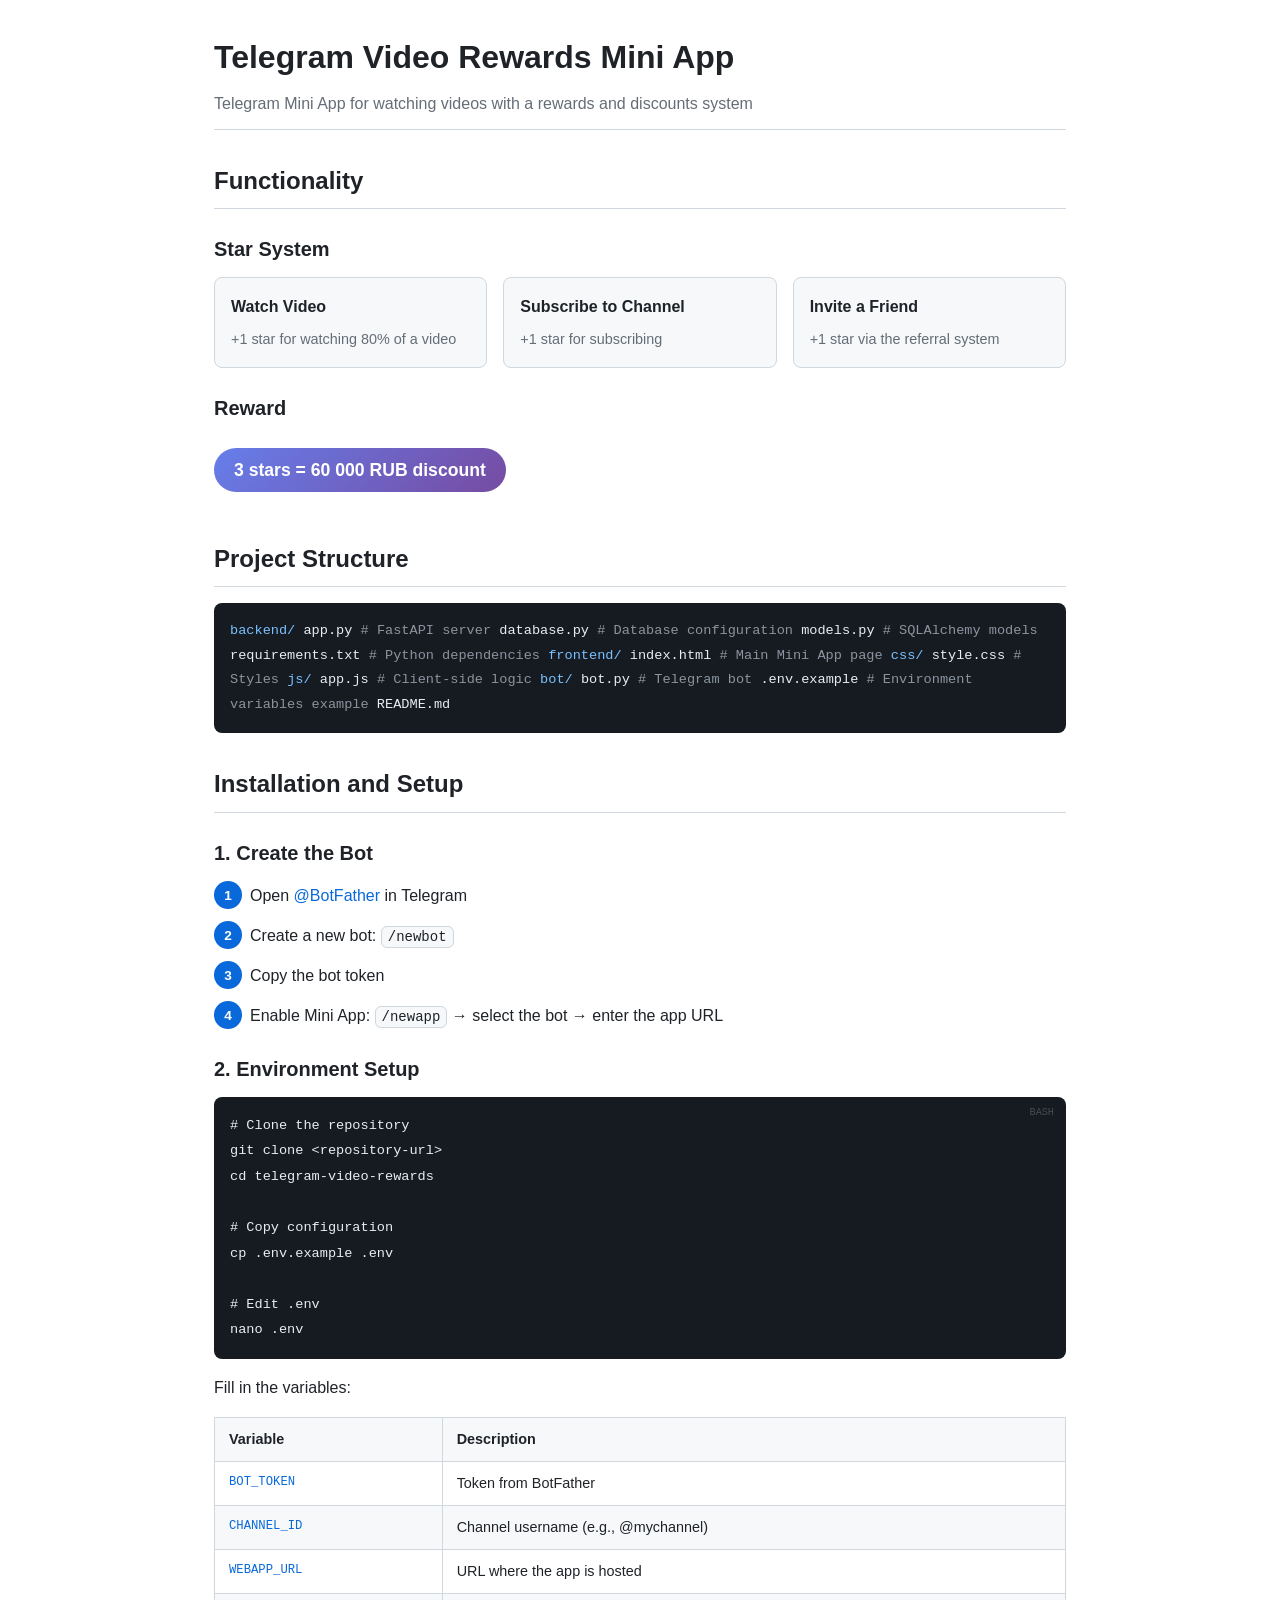
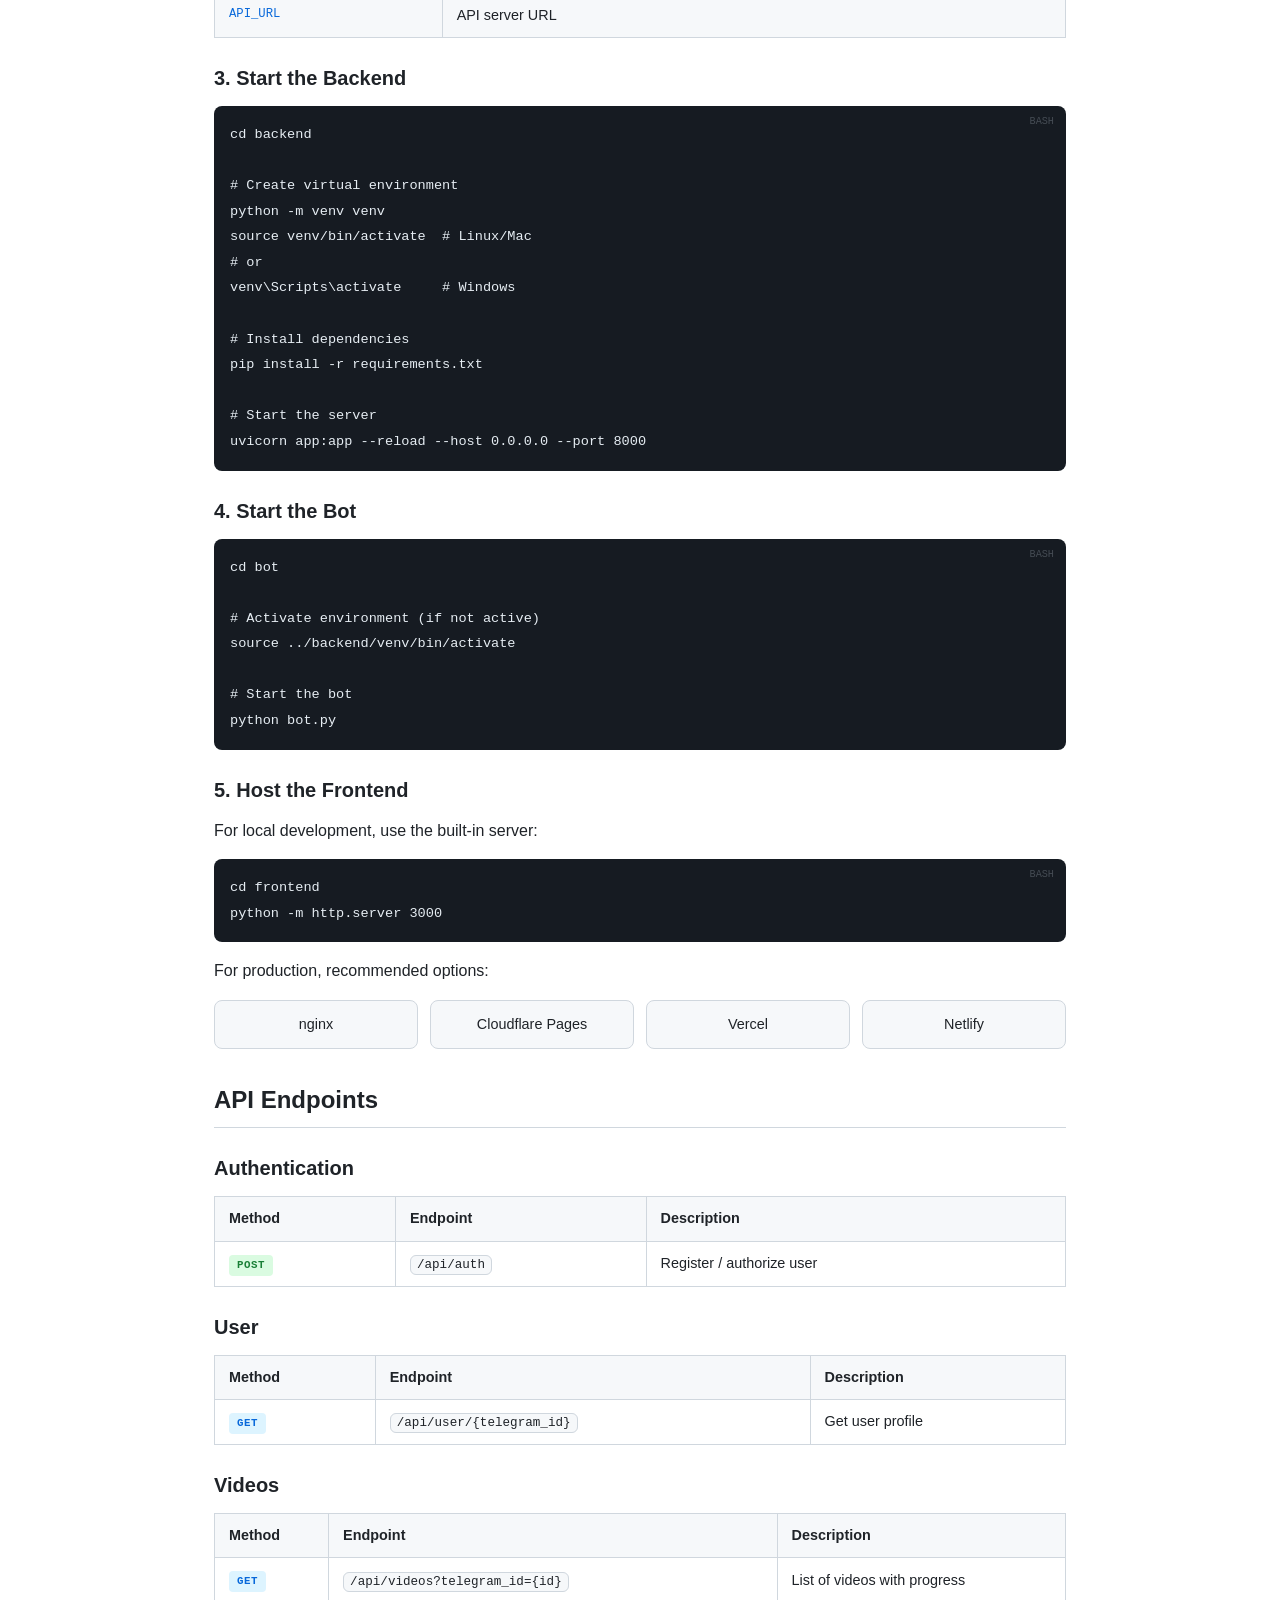
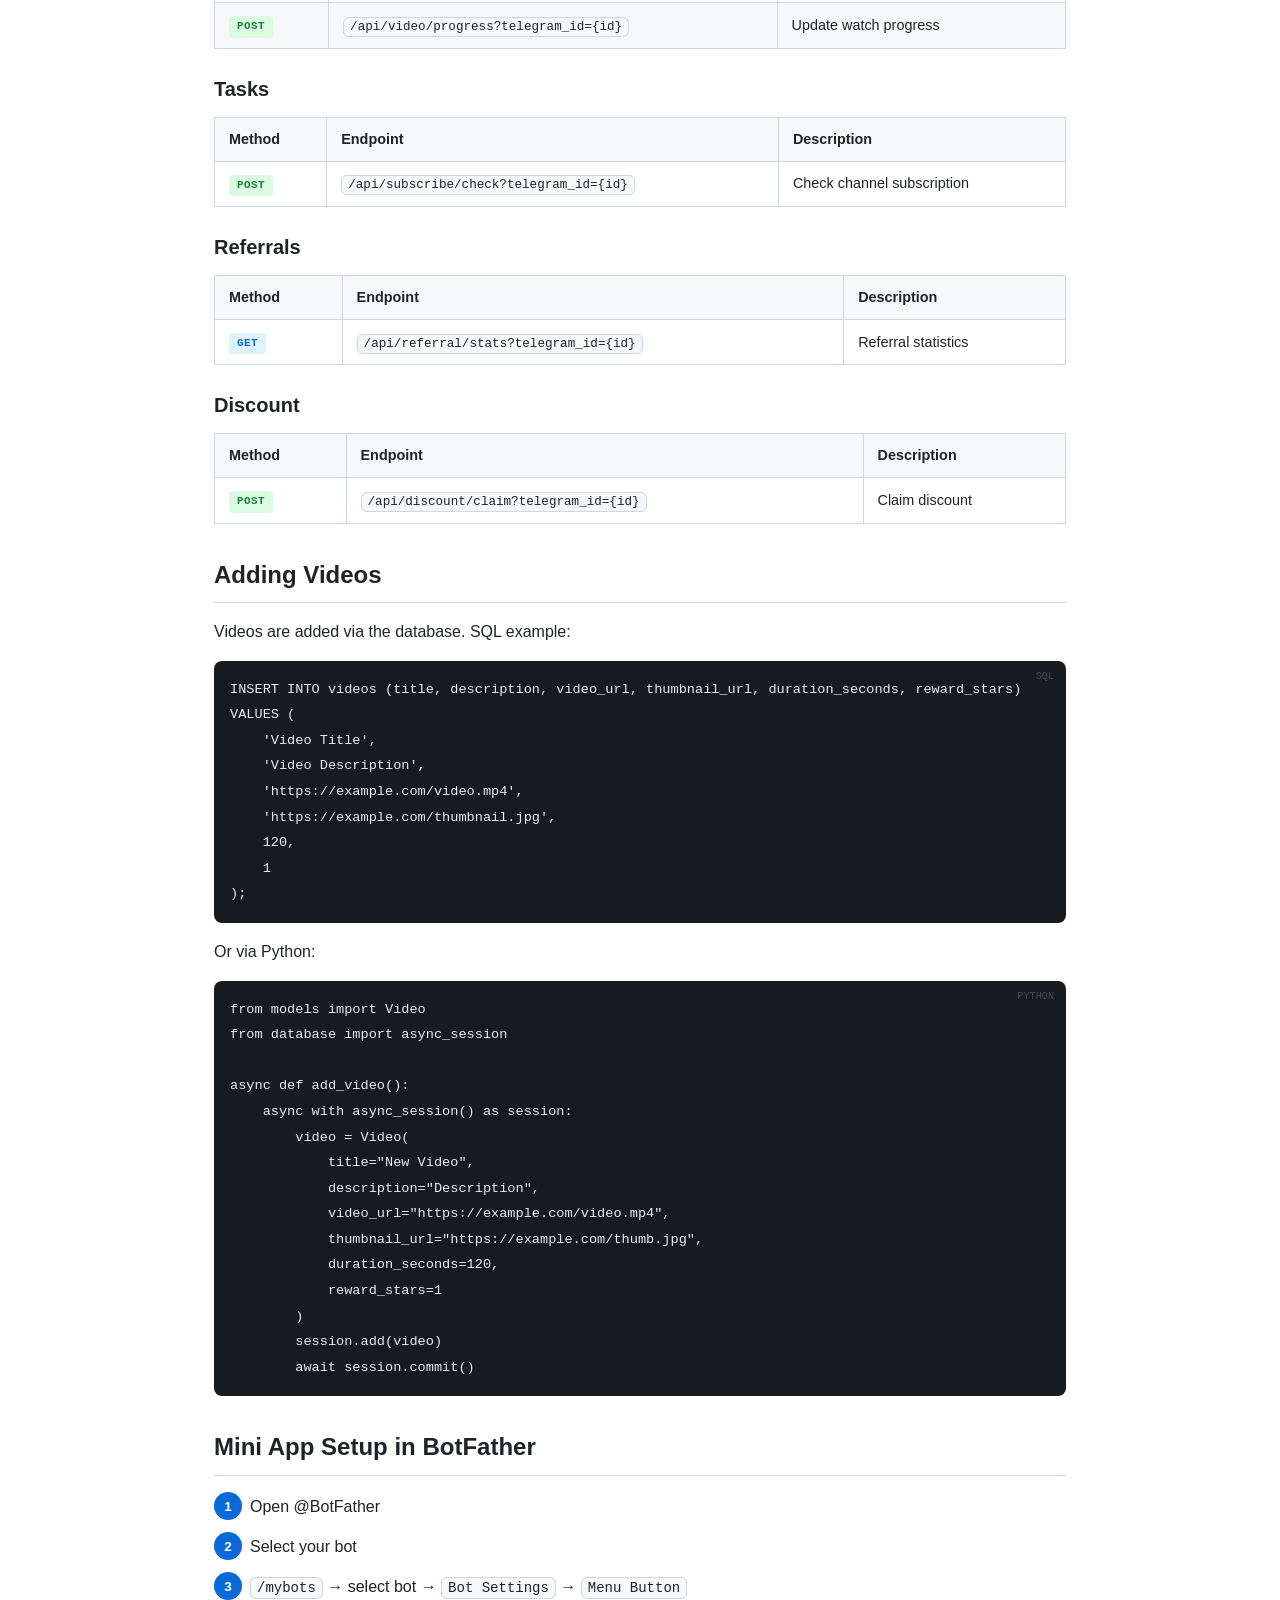
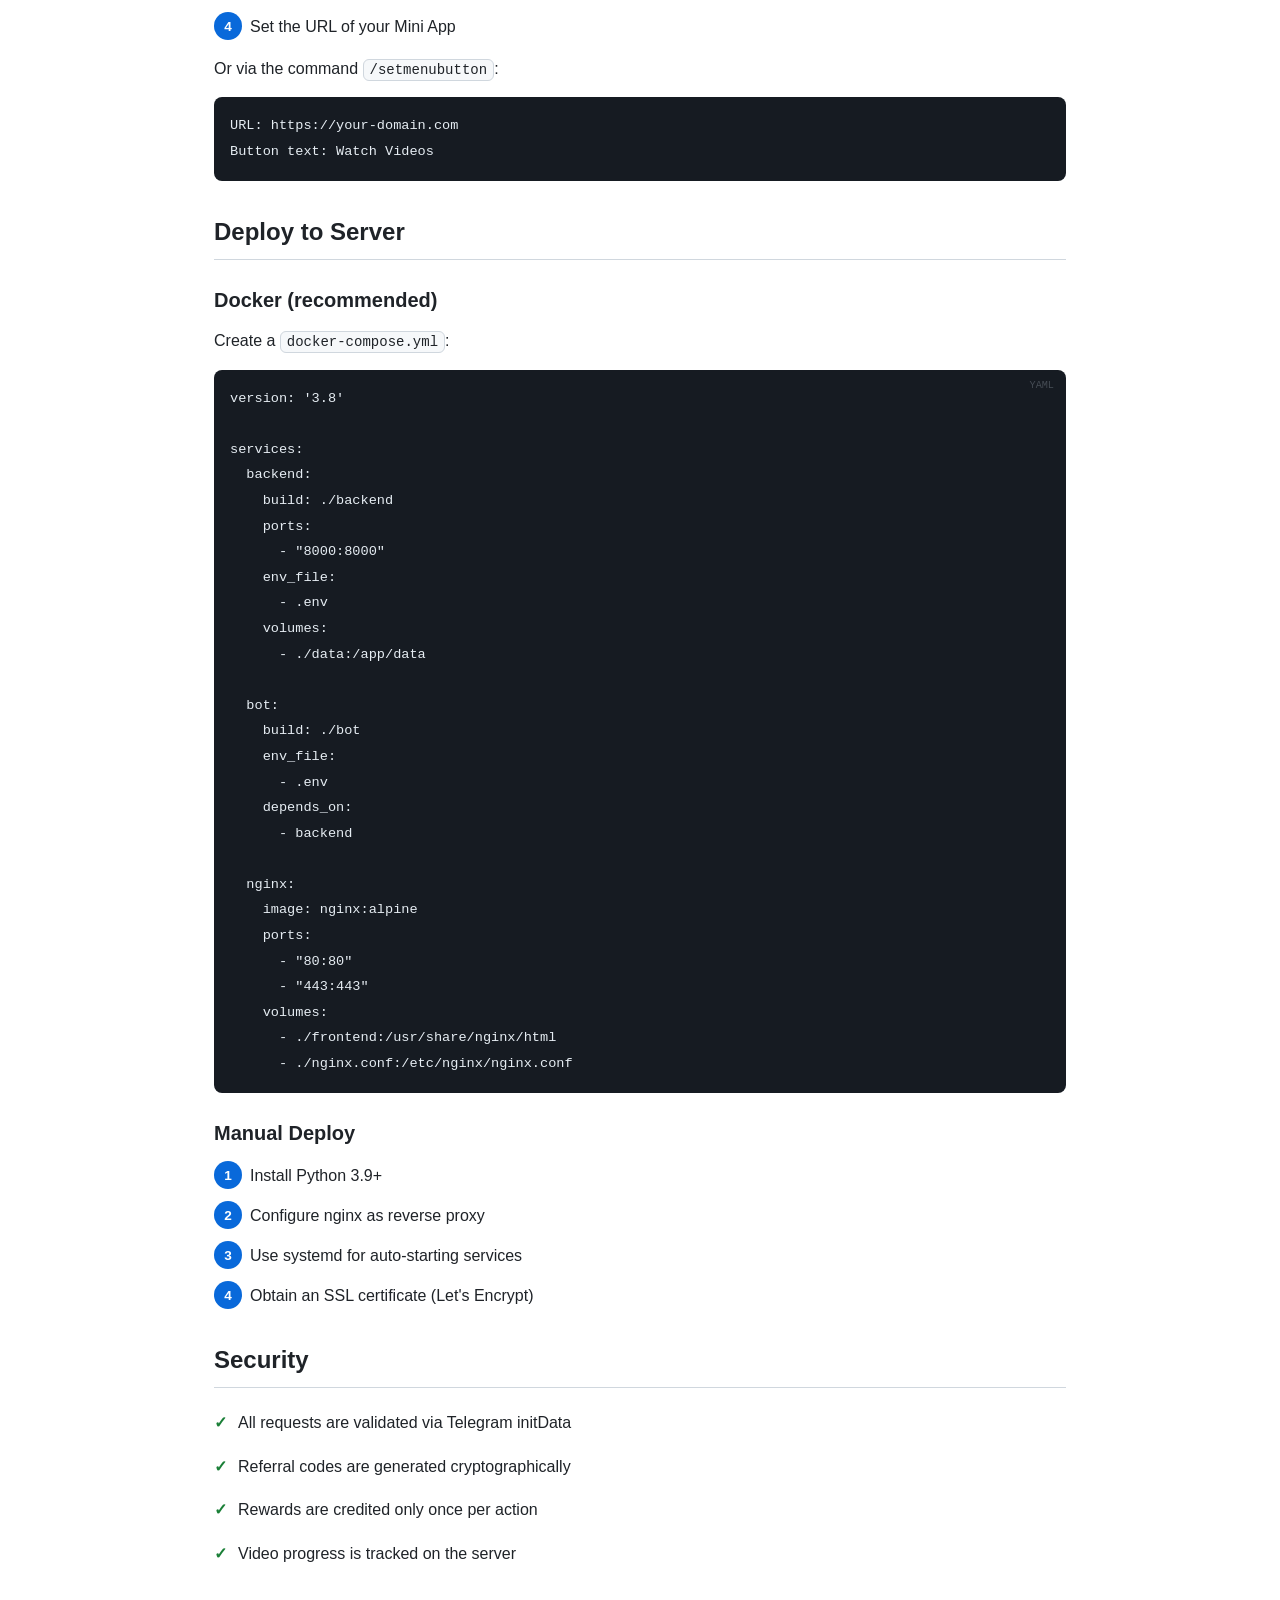
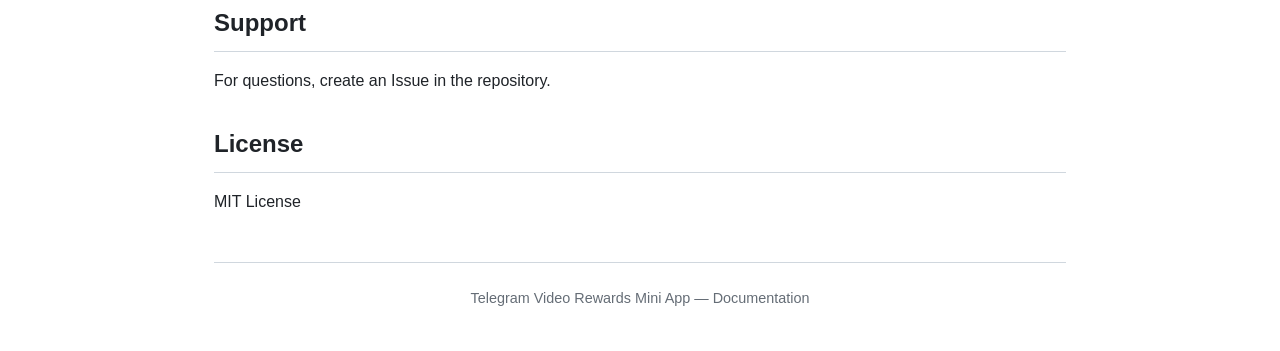
<file: README.html>
<!DOCTYPE html>
<html lang="ru">
<head>
    <meta charset="UTF-8">
    <meta name="viewport" content="width=device-width, initial-scale=1.0">
    <title>Telegram Video Rewards Mini App - Documentation</title>
    <style>
        :root {
            --bg: #ffffff;
            --bg-secondary: #f6f8fa;
            --text: #1f2328;
            --text-secondary: #656d76;
            --border: #d0d7de;
            --accent: #0969da;
            --accent-bg: #ddf4ff;
            --code-bg: #f6f8fa;
            --code-block-bg: #161b22;
            --code-block-text: #e6edf3;
            --success: #1a7f37;
            --warning: #9a6700;
            --heading-border: #d0d7de;
            --table-border: #d0d7de;
            --table-row-alt: #f6f8fa;
            --shadow: 0 1px 3px rgba(0,0,0,0.08);
        }

        @media (prefers-color-scheme: dark) {
            :root {
                --bg: #0d1117;
                --bg-secondary: #161b22;
                --text: #e6edf3;
                --text-secondary: #8b949e;
                --border: #30363d;
                --accent: #58a6ff;
                --accent-bg: #1f3a5f;
                --code-bg: #161b22;
                --code-block-bg: #0d1117;
                --code-block-text: #e6edf3;
                --success: #3fb950;
                --warning: #d29922;
                --heading-border: #21262d;
                --table-border: #30363d;
                --table-row-alt: #161b22;
                --shadow: 0 1px 3px rgba(0,0,0,0.3);
            }
        }

        * {
            margin: 0;
            padding: 0;
            box-sizing: border-box;
        }

        body {
            font-family: -apple-system, BlinkMacSystemFont, 'Segoe UI', 'Noto Sans', Helvetica, Arial, sans-serif;
            font-size: 16px;
            line-height: 1.6;
            color: var(--text);
            background-color: var(--bg);
        }

        .container {
            max-width: 900px;
            margin: 0 auto;
            padding: 32px 24px;
        }

        h1 {
            font-size: 2em;
            font-weight: 600;
            margin-bottom: 8px;
            padding-bottom: 12px;
            border-bottom: 1px solid var(--heading-border);
        }

        h1 .subtitle {
            display: block;
            font-size: 0.5em;
            font-weight: 400;
            color: var(--text-secondary);
            margin-top: 8px;
        }

        h2 {
            font-size: 1.5em;
            font-weight: 600;
            margin-top: 32px;
            margin-bottom: 16px;
            padding-bottom: 8px;
            border-bottom: 1px solid var(--heading-border);
        }

        h3 {
            font-size: 1.25em;
            font-weight: 600;
            margin-top: 24px;
            margin-bottom: 12px;
        }

        h4 {
            font-size: 1em;
            font-weight: 600;
            margin-top: 20px;
            margin-bottom: 8px;
        }

        p {
            margin-bottom: 16px;
        }

        a {
            color: var(--accent);
            text-decoration: none;
        }

        a:hover {
            text-decoration: underline;
        }

        ul, ol {
            margin-bottom: 16px;
            padding-left: 2em;
        }

        li {
            margin-bottom: 6px;
        }

        li strong {
            color: var(--text);
        }

        code {
            font-family: 'SFMono-Regular', Consolas, 'Liberation Mono', Menlo, monospace;
            font-size: 0.875em;
            background: var(--code-bg);
            border: 1px solid var(--border);
            border-radius: 6px;
            padding: 2px 6px;
        }

        pre {
            margin-bottom: 16px;
            background: var(--code-block-bg);
            color: var(--code-block-text);
            border-radius: 8px;
            padding: 16px;
            overflow-x: auto;
            position: relative;
        }

        pre code {
            background: none;
            border: none;
            padding: 0;
            font-size: 0.85em;
            color: inherit;
            line-height: 1.5;
        }

        .lang-label {
            position: absolute;
            top: 8px;
            right: 12px;
            font-size: 0.75em;
            color: var(--text-secondary);
            text-transform: uppercase;
            font-family: 'SFMono-Regular', Consolas, monospace;
            opacity: 0.6;
        }

        .feature-cards {
            display: grid;
            grid-template-columns: repeat(auto-fit, minmax(240px, 1fr));
            gap: 16px;
            margin-bottom: 16px;
        }

        .feature-card {
            background: var(--bg-secondary);
            border: 1px solid var(--border);
            border-radius: 8px;
            padding: 16px;
        }

        .feature-card h4 {
            margin-top: 0;
            margin-bottom: 8px;
        }

        .feature-card p {
            margin-bottom: 0;
            font-size: 0.9em;
            color: var(--text-secondary);
        }

        .reward-badge {
            display: inline-block;
            background: linear-gradient(135deg, #667eea 0%, #764ba2 100%);
            color: white;
            padding: 8px 20px;
            border-radius: 24px;
            font-weight: 600;
            font-size: 1.1em;
            margin: 12px 0 16px;
        }

        .file-tree {
            background: var(--code-block-bg);
            color: var(--code-block-text);
            border-radius: 8px;
            padding: 16px;
            font-family: 'SFMono-Regular', Consolas, 'Liberation Mono', Menlo, monospace;
            font-size: 0.85em;
            line-height: 1.8;
            margin-bottom: 16px;
            overflow-x: auto;
        }

        .file-tree .dir {
            color: #79c0ff;
        }

        .file-tree .file {
            color: #e6edf3;
        }

        .file-tree .comment {
            color: #8b949e;
        }

        table {
            width: 100%;
            border-collapse: collapse;
            margin-bottom: 16px;
            font-size: 0.9em;
        }

        thead th {
            background: var(--bg-secondary);
            text-align: left;
            padding: 10px 14px;
            border: 1px solid var(--table-border);
            font-weight: 600;
        }

        tbody td {
            padding: 10px 14px;
            border: 1px solid var(--table-border);
        }

        tbody tr:nth-child(even) {
            background: var(--table-row-alt);
        }

        td code {
            white-space: nowrap;
        }

        .method-badge {
            display: inline-block;
            font-size: 0.75em;
            font-weight: 700;
            padding: 2px 8px;
            border-radius: 4px;
            font-family: 'SFMono-Regular', Consolas, monospace;
            letter-spacing: 0.5px;
        }

        .method-get {
            background: #ddf4ff;
            color: #0969da;
        }

        .method-post {
            background: #dafbe1;
            color: #1a7f37;
        }

        @media (prefers-color-scheme: dark) {
            .method-get {
                background: #1f3a5f;
                color: #58a6ff;
            }
            .method-post {
                background: #1a3a2a;
                color: #3fb950;
            }
        }

        .step-number {
            display: inline-flex;
            align-items: center;
            justify-content: center;
            width: 28px;
            height: 28px;
            background: var(--accent);
            color: white;
            border-radius: 50%;
            font-size: 0.85em;
            font-weight: 600;
            margin-right: 8px;
            flex-shrink: 0;
        }

        .steps-list {
            list-style: none;
            padding-left: 0;
        }

        .steps-list li {
            display: flex;
            align-items: flex-start;
            margin-bottom: 12px;
        }

        .steps-list li span {
            padding-top: 2px;
        }

        .info-box {
            border-left: 4px solid var(--accent);
            background: var(--accent-bg);
            padding: 12px 16px;
            border-radius: 0 6px 6px 0;
            margin-bottom: 16px;
            font-size: 0.95em;
        }

        .security-list {
            list-style: none;
            padding-left: 0;
        }

        .security-list li {
            padding: 6px 0;
            padding-left: 24px;
            position: relative;
        }

        .security-list li::before {
            content: "\2713";
            position: absolute;
            left: 0;
            color: var(--success);
            font-weight: bold;
        }

        .deploy-options {
            display: grid;
            grid-template-columns: repeat(auto-fit, minmax(200px, 1fr));
            gap: 12px;
            margin-bottom: 16px;
        }

        .deploy-option {
            background: var(--bg-secondary);
            border: 1px solid var(--border);
            border-radius: 8px;
            padding: 12px 16px;
            font-size: 0.9em;
            text-align: center;
        }

        .env-table td:first-child {
            font-family: 'SFMono-Regular', Consolas, monospace;
            font-size: 0.85em;
            white-space: nowrap;
            color: var(--accent);
        }

        footer {
            margin-top: 48px;
            padding-top: 24px;
            border-top: 1px solid var(--heading-border);
            text-align: center;
            color: var(--text-secondary);
            font-size: 0.9em;
        }

        footer a {
            color: var(--text-secondary);
        }
    </style>
</head>
<body>
    <div class="container">

        <h1>
            Telegram Video Rewards Mini App
            <span class="subtitle">Telegram Mini App for watching videos with a rewards and discounts system</span>
        </h1>

        <!-- Functionality -->
        <h2>Functionality</h2>

        <h3>Star System</h3>
        <div class="feature-cards">
            <div class="feature-card">
                <h4>Watch Video</h4>
                <p>+1 star for watching 80% of a video</p>
            </div>
            <div class="feature-card">
                <h4>Subscribe to Channel</h4>
                <p>+1 star for subscribing</p>
            </div>
            <div class="feature-card">
                <h4>Invite a Friend</h4>
                <p>+1 star via the referral system</p>
            </div>
        </div>

        <h3>Reward</h3>
        <div class="reward-badge">3 stars = 60 000 RUB discount</div>

        <!-- Project Structure -->
        <h2>Project Structure</h2>

        <div class="file-tree">
<span class="dir">backend/</span>
    <span class="file">app.py</span>           <span class="comment"># FastAPI server</span>
    <span class="file">database.py</span>      <span class="comment"># Database configuration</span>
    <span class="file">models.py</span>        <span class="comment"># SQLAlchemy models</span>
    <span class="file">requirements.txt</span> <span class="comment"># Python dependencies</span>
<span class="dir">frontend/</span>
    <span class="file">index.html</span>       <span class="comment"># Main Mini App page</span>
    <span class="dir">css/</span>
        <span class="file">style.css</span>    <span class="comment"># Styles</span>
    <span class="dir">js/</span>
        <span class="file">app.js</span>       <span class="comment"># Client-side logic</span>
<span class="dir">bot/</span>
    <span class="file">bot.py</span>           <span class="comment"># Telegram bot</span>
<span class="file">.env.example</span>         <span class="comment"># Environment variables example</span>
<span class="file">README.md</span>
        </div>

        <!-- Installation and Setup -->
        <h2>Installation and Setup</h2>

        <h3>1. Create the Bot</h3>
        <ol class="steps-list">
            <li><span class="step-number">1</span><span>Open <a href="https://t.me/BotFather">@BotFather</a> in Telegram</span></li>
            <li><span class="step-number">2</span><span>Create a new bot: <code>/newbot</code></span></li>
            <li><span class="step-number">3</span><span>Copy the bot token</span></li>
            <li><span class="step-number">4</span><span>Enable Mini App: <code>/newapp</code> &rarr; select the bot &rarr; enter the app URL</span></li>
        </ol>

        <h3>2. Environment Setup</h3>
        <pre><code><span class="lang-label">bash</span># Clone the repository
git clone &lt;repository-url&gt;
cd telegram-video-rewards

# Copy configuration
cp .env.example .env

# Edit .env
nano .env</code></pre>

        <p>Fill in the variables:</p>
        <table class="env-table">
            <thead>
                <tr>
                    <th>Variable</th>
                    <th>Description</th>
                </tr>
            </thead>
            <tbody>
                <tr>
                    <td>BOT_TOKEN</td>
                    <td>Token from BotFather</td>
                </tr>
                <tr>
                    <td>CHANNEL_ID</td>
                    <td>Channel username (e.g., @mychannel)</td>
                </tr>
                <tr>
                    <td>WEBAPP_URL</td>
                    <td>URL where the app is hosted</td>
                </tr>
                <tr>
                    <td>API_URL</td>
                    <td>API server URL</td>
                </tr>
            </tbody>
        </table>

        <h3>3. Start the Backend</h3>
        <pre><code><span class="lang-label">bash</span>cd backend

# Create virtual environment
python -m venv venv
source venv/bin/activate  # Linux/Mac
# or
venv\Scripts\activate     # Windows

# Install dependencies
pip install -r requirements.txt

# Start the server
uvicorn app:app --reload --host 0.0.0.0 --port 8000</code></pre>

        <h3>4. Start the Bot</h3>
        <pre><code><span class="lang-label">bash</span>cd bot

# Activate environment (if not active)
source ../backend/venv/bin/activate

# Start the bot
python bot.py</code></pre>

        <h3>5. Host the Frontend</h3>
        <p>For local development, use the built-in server:</p>
        <pre><code><span class="lang-label">bash</span>cd frontend
python -m http.server 3000</code></pre>

        <p>For production, recommended options:</p>
        <div class="deploy-options">
            <div class="deploy-option">nginx</div>
            <div class="deploy-option">Cloudflare Pages</div>
            <div class="deploy-option">Vercel</div>
            <div class="deploy-option">Netlify</div>
        </div>

        <!-- API Endpoints -->
        <h2>API Endpoints</h2>

        <h3>Authentication</h3>
        <table>
            <thead>
                <tr>
                    <th>Method</th>
                    <th>Endpoint</th>
                    <th>Description</th>
                </tr>
            </thead>
            <tbody>
                <tr>
                    <td><span class="method-badge method-post">POST</span></td>
                    <td><code>/api/auth</code></td>
                    <td>Register / authorize user</td>
                </tr>
            </tbody>
        </table>

        <h3>User</h3>
        <table>
            <thead>
                <tr>
                    <th>Method</th>
                    <th>Endpoint</th>
                    <th>Description</th>
                </tr>
            </thead>
            <tbody>
                <tr>
                    <td><span class="method-badge method-get">GET</span></td>
                    <td><code>/api/user/{telegram_id}</code></td>
                    <td>Get user profile</td>
                </tr>
            </tbody>
        </table>

        <h3>Videos</h3>
        <table>
            <thead>
                <tr>
                    <th>Method</th>
                    <th>Endpoint</th>
                    <th>Description</th>
                </tr>
            </thead>
            <tbody>
                <tr>
                    <td><span class="method-badge method-get">GET</span></td>
                    <td><code>/api/videos?telegram_id={id}</code></td>
                    <td>List of videos with progress</td>
                </tr>
                <tr>
                    <td><span class="method-badge method-post">POST</span></td>
                    <td><code>/api/video/progress?telegram_id={id}</code></td>
                    <td>Update watch progress</td>
                </tr>
            </tbody>
        </table>

        <h3>Tasks</h3>
        <table>
            <thead>
                <tr>
                    <th>Method</th>
                    <th>Endpoint</th>
                    <th>Description</th>
                </tr>
            </thead>
            <tbody>
                <tr>
                    <td><span class="method-badge method-post">POST</span></td>
                    <td><code>/api/subscribe/check?telegram_id={id}</code></td>
                    <td>Check channel subscription</td>
                </tr>
            </tbody>
        </table>

        <h3>Referrals</h3>
        <table>
            <thead>
                <tr>
                    <th>Method</th>
                    <th>Endpoint</th>
                    <th>Description</th>
                </tr>
            </thead>
            <tbody>
                <tr>
                    <td><span class="method-badge method-get">GET</span></td>
                    <td><code>/api/referral/stats?telegram_id={id}</code></td>
                    <td>Referral statistics</td>
                </tr>
            </tbody>
        </table>

        <h3>Discount</h3>
        <table>
            <thead>
                <tr>
                    <th>Method</th>
                    <th>Endpoint</th>
                    <th>Description</th>
                </tr>
            </thead>
            <tbody>
                <tr>
                    <td><span class="method-badge method-post">POST</span></td>
                    <td><code>/api/discount/claim?telegram_id={id}</code></td>
                    <td>Claim discount</td>
                </tr>
            </tbody>
        </table>

        <!-- Adding Videos -->
        <h2>Adding Videos</h2>
        <p>Videos are added via the database. SQL example:</p>
        <pre><code><span class="lang-label">sql</span>INSERT INTO videos (title, description, video_url, thumbnail_url, duration_seconds, reward_stars)
VALUES (
    'Video Title',
    'Video Description',
    'https://example.com/video.mp4',
    'https://example.com/thumbnail.jpg',
    120,
    1
);</code></pre>

        <p>Or via Python:</p>
        <pre><code><span class="lang-label">python</span>from models import Video
from database import async_session

async def add_video():
    async with async_session() as session:
        video = Video(
            title="New Video",
            description="Description",
            video_url="https://example.com/video.mp4",
            thumbnail_url="https://example.com/thumb.jpg",
            duration_seconds=120,
            reward_stars=1
        )
        session.add(video)
        await session.commit()</code></pre>

        <!-- Mini App Setup in BotFather -->
        <h2>Mini App Setup in BotFather</h2>
        <ol class="steps-list">
            <li><span class="step-number">1</span><span>Open @BotFather</span></li>
            <li><span class="step-number">2</span><span>Select your bot</span></li>
            <li><span class="step-number">3</span><span><code>/mybots</code> &rarr; select bot &rarr; <code>Bot Settings</code> &rarr; <code>Menu Button</code></span></li>
            <li><span class="step-number">4</span><span>Set the URL of your Mini App</span></li>
        </ol>

        <p>Or via the command <code>/setmenubutton</code>:</p>
        <pre><code>URL: https://your-domain.com
Button text: Watch Videos</code></pre>

        <!-- Deploy -->
        <h2>Deploy to Server</h2>

        <h3>Docker (recommended)</h3>
        <p>Create a <code>docker-compose.yml</code>:</p>
        <pre><code><span class="lang-label">yaml</span>version: '3.8'

services:
  backend:
    build: ./backend
    ports:
      - "8000:8000"
    env_file:
      - .env
    volumes:
      - ./data:/app/data

  bot:
    build: ./bot
    env_file:
      - .env
    depends_on:
      - backend

  nginx:
    image: nginx:alpine
    ports:
      - "80:80"
      - "443:443"
    volumes:
      - ./frontend:/usr/share/nginx/html
      - ./nginx.conf:/etc/nginx/nginx.conf</code></pre>

        <h3>Manual Deploy</h3>
        <ol class="steps-list">
            <li><span class="step-number">1</span><span>Install Python 3.9+</span></li>
            <li><span class="step-number">2</span><span>Configure nginx as reverse proxy</span></li>
            <li><span class="step-number">3</span><span>Use systemd for auto-starting services</span></li>
            <li><span class="step-number">4</span><span>Obtain an SSL certificate (Let's Encrypt)</span></li>
        </ol>

        <!-- Security -->
        <h2>Security</h2>
        <ul class="security-list">
            <li>All requests are validated via Telegram initData</li>
            <li>Referral codes are generated cryptographically</li>
            <li>Rewards are credited only once per action</li>
            <li>Video progress is tracked on the server</li>
        </ul>

        <!-- Support -->
        <h2>Support</h2>
        <p>For questions, create an Issue in the repository.</p>

        <!-- License -->
        <h2>License</h2>
        <p>MIT License</p>

        <footer>
            <p>Telegram Video Rewards Mini App &mdash; Documentation</p>
        </footer>

    </div>
</body>
</html>
</file>
